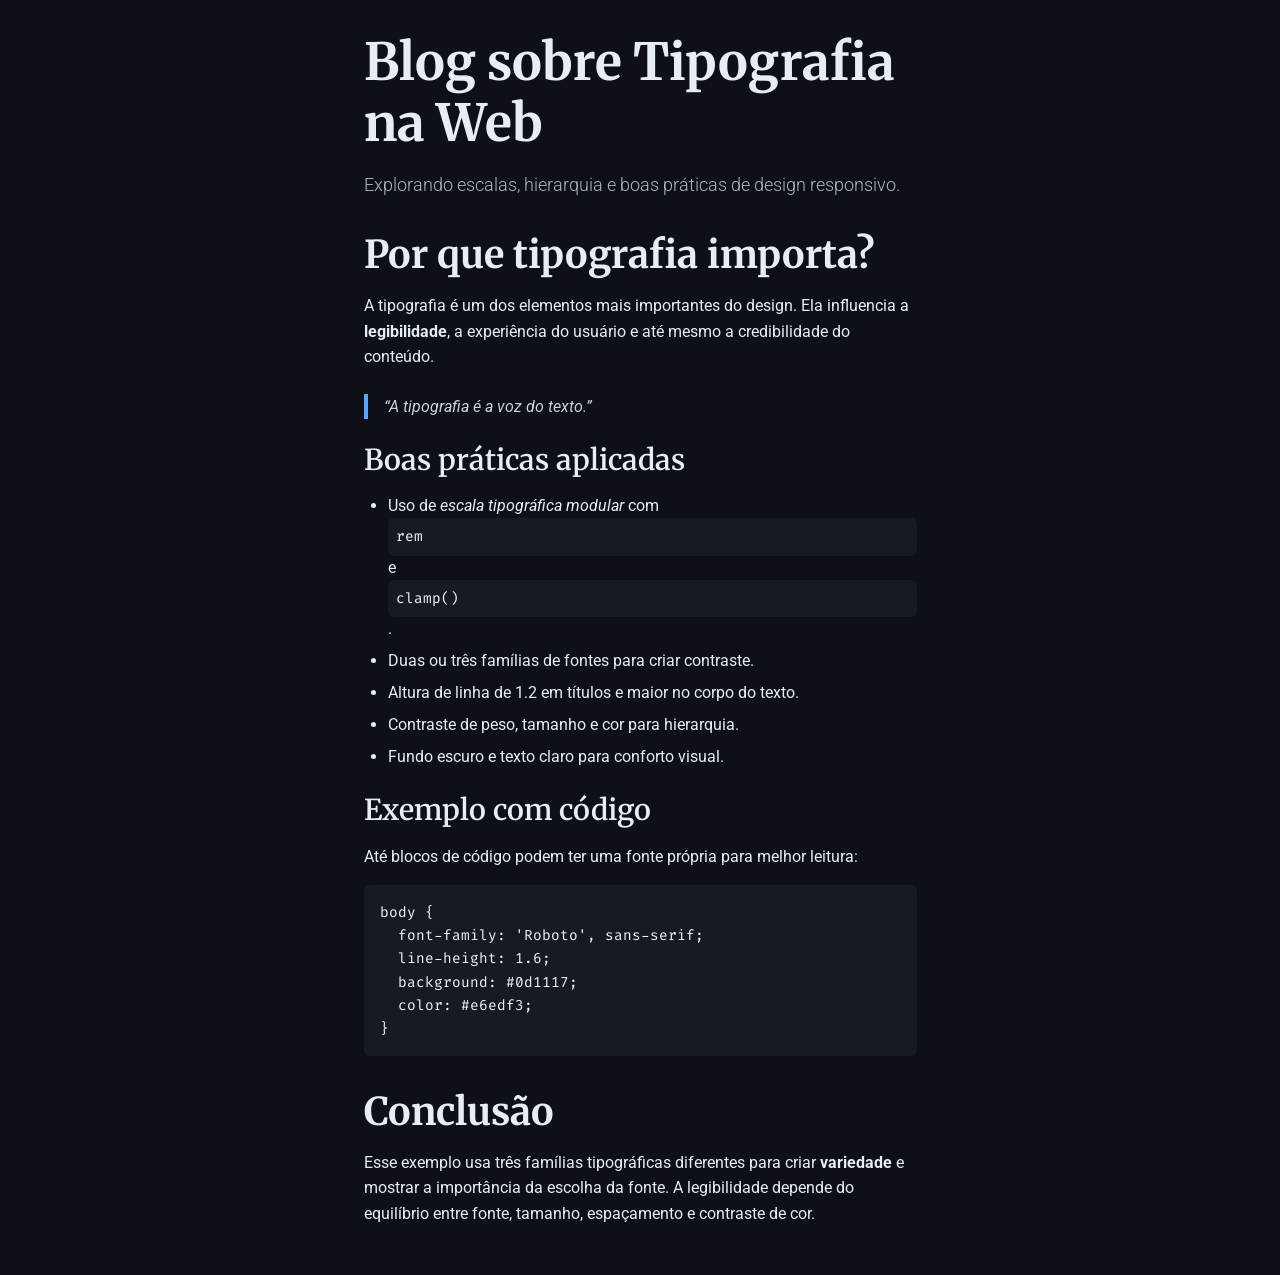
<file: tipografiaExperimento2/index.html>
<!DOCTYPE html>
<html lang="pt-br">

<head>
    <meta charset="UTF-8">
    <meta name="viewport" content="width=device-width, initial-scale=1.0">
    <title>Blog de Tipografia</title>
    <link
        href="https://fonts.googleapis.com/css2?family=Merriweather:wght@700&family=Roboto:wght@300;400;500;700&family=Fira+Code&display=swap"
        rel="stylesheet">
    <link rel="stylesheet" href="style.css">
</head>

<body>
    <header>
        <h1>Blog sobre Tipografia na Web</h1>
        <p class="subtitle">Explorando escalas, hierarquia e boas práticas de design responsivo.</p>
    </header>
        <h2>Por que tipografia importa?</h2>
        <p>
            A tipografia é um dos elementos mais importantes do design. Ela influencia a
            <strong>legibilidade</strong>, a experiência do usuário e até mesmo a credibilidade do conteúdo.
        </p>
        <blockquote>
            “A tipografia é a voz do texto.”
        </blockquote>
        <h3>Boas práticas aplicadas</h3>
        <ul>
            <li>Uso de <em>escala tipográfica modular</em> com <code>rem</code> e <code>clamp()</code>.</li>
            <li>Duas ou três famílias de fontes para criar contraste.</li>
            <li>Altura de linha de 1.2 em títulos e maior no corpo do texto.</li>
            <li>Contraste de peso, tamanho e cor para hierarquia.</li>
            <li>Fundo escuro e texto claro para conforto visual.</li>
        </ul>
        <h3>Exemplo com código</h3>
        <p>Até blocos de código podem ter uma fonte própria para melhor leitura:</p>
        <pre><code>body {
  font-family: 'Roboto', sans-serif;
  line-height: 1.6;
  background: #0d1117;
  color: #e6edf3;
}</code></pre>
        <h2>Conclusão</h2>
        <p>
            Esse exemplo usa três famílias tipográficas diferentes para criar
            <strong>variedade</strong> e mostrar a importância da escolha da fonte.
            A legibilidade depende do equilíbrio entre fonte, tamanho, espaçamento
            e contraste de cor.
        </p>
</body>

</html>
</file>
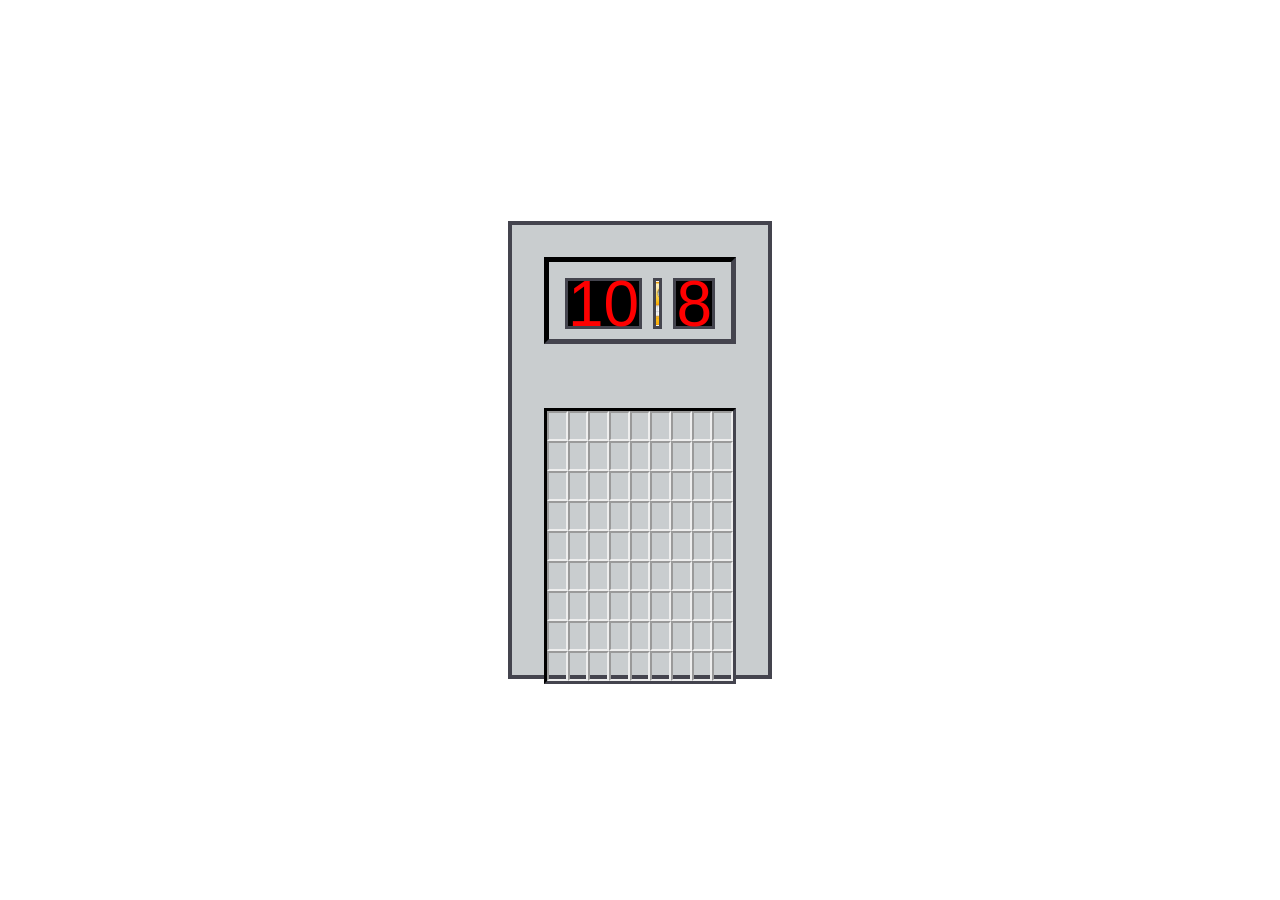
<file: exDisplay/ex1/index.html>
<!DOCTYPE html>
<html lang="en">

<head>
    <meta charset="UTF-8">
    <meta name="viewport" content="width=device-width, initial-scale=1.0">
    <link rel="stylesheet" href="style.css">
    <title>Document</title>
</head>

<body>
    <div class="container">
        <div class="display">
            <div class="left">
                10
            </div>
            <div class="mid">

            </div>
            <div class="right">
                8
            </div>
        </div>
        <div class="casas">
            <div class="blocos"></div>
            <div class="blocos"></div>
            <div class="blocos"></div>
            <div class="blocos"></div>
            <div class="blocos"></div>
            <div class="blocos"></div>
            <div class="blocos"></div>
            <div class="blocos"></div>
            <div class="blocos"></div>
            <div class="blocos"></div>
            <div class="blocos"></div>
            <div class="blocos"></div>
            <div class="blocos"></div>
            <div class="blocos"></div>
            <div class="blocos"></div>
            <div class="blocos"></div>
            <div class="blocos"></div>
            <div class="blocos"></div>
            <div class="blocos"></div>
            <div class="blocos"></div>
            <div class="blocos"></div>
            <div class="blocos"></div>
            <div class="blocos"></div>
            <div class="blocos"></div>
            <div class="blocos"></div>
            <div class="blocos"></div>
            <div class="blocos"></div>
            <div class="blocos"></div>
            <div class="blocos"></div>
            <div class="blocos"></div>
            <div class="blocos"></div>
            <div class="blocos"></div>
            <div class="blocos"></div>
            <div class="blocos"></div>
            <div class="blocos"></div>
            <div class="blocos"></div>
            <div class="blocos"></div>
            <div class="blocos"></div>
            <div class="blocos"></div>
            <div class="blocos"></div>
            <div class="blocos"></div>
            <div class="blocos"></div>
            <div class="blocos"></div>
            <div class="blocos"></div>
            <div class="blocos"></div>
            <div class="blocos"></div>
            <div class="blocos"></div>
            <div class="blocos"></div>
            <div class="blocos"></div>
            <div class="blocos"></div>
            <div class="blocos"></div>
            <div class="blocos"></div>
            <div class="blocos"></div>
            <div class="blocos"></div>
            <div class="blocos"></div>
            <div class="blocos"></div>
            <div class="blocos"></div>
            <div class="blocos"></div>
            <div class="blocos"></div>
            <div class="blocos"></div>
            <div class="blocos"></div>
            <div class="blocos"></div>
            <div class="blocos"></div>
            <div class="blocos"></div>
            <div class="blocos"></div>
            <div class="blocos"></div>
            <div class="blocos"></div>
            <div class="blocos"></div>
            <div class="blocos"></div>
            <div class="blocos"></div>
            <div class="blocos"></div>
            <div class="blocos"></div>
            <div class="blocos"></div>
            <div class="blocos"></div>
            <div class="blocos"></div>
            <div class="blocos"></div>
            <div class="blocos"></div>
            <div class="blocos"></div>
            <div class="blocos"></div>
            <div class="blocos"></div>
            <div class="blocos"></div>
        </div>
    </div>
</body>

</html>
</file>
<file: tipografiaExperimento2/style.css>
* {
    margin: 0;
    padding: 0;
    box-sizing: border-box;
}

body {
    font-family: 'Roboto', sans-serif;
    background-color: #0d1117;
    color: #e6edf3;
    line-height: 1.6;
    max-width: 65ch;
    margin: 0 auto;
    padding: 2rem 1rem;
}

h1,
h2,
h3 {
    font-family: 'Merriweather', serif;
    line-height: 1.2;
    margin-bottom: 1rem;
}

h1 {
    font-size: clamp(2rem, 5vw, 3.2rem);
    font-weight: 700;
}

h2 {
    font-size: clamp(1.6rem, 4vw, 2.4rem);
    font-weight: 700;
    margin-top: 2rem;
}

h3 {
    font-size: clamp(1.3rem, 3vw, 1.8rem);
    font-weight: 600;
    margin-top: 1.5rem;
}

p {
    font-size: 1rem;
    line-height: 1.6;
    margin-bottom: 1rem;
}

.subtitle {
    font-size: 1.1rem;
    font-weight: 300;
    margin-bottom: 2rem;
    color: #adb6c4;
}

.caption {
    font-size: 0.85rem;
    color: #8b949e;
    margin-top: 2rem;
}

blockquote {
    border-left: 4px solid #58a6ff;
    padding-left: 1rem;
    margin: 1.5rem 0;
    font-style: italic;
    color: #c9d1d9;
}

ul {
    margin: 1rem 0 1rem 1.5rem;
    line-height: 1.5;
}

li {
    margin-bottom: 0.5rem;
}

a {
    color: #58a6ff;
    text-decoration: none;
}

a:hover {
    text-decoration: underline;
}

pre,
code {
    font-family: 'Fira Code', monospace;
    background: #161b22;
    padding: 0.5rem;
    border-radius: 6px;
    display: block;
    overflow-x: auto;
    font-size: 0.9rem;
    color: #f0f6fc;
}
</file>
<file: exDisplay/ex1/style.css>
* {
    margin: 0;
    padding: 0;
}

body {
    height: 100vh;
    width: 100vw;
    display: flex;
    justify-content: center;
    align-items: center;
}

.container {
    display: grid;
    grid-template-rows: repeat(2, 2fr);
    background-color: #C9CDCF;
    height: 50vh;
    width: 20vw;
    border: 4px solid #44444E;
}

.display {
    border: 5px inset #44444E;
    height: 5vh;
    display: grid;
    grid-template-columns: repeat(3, 1fr);
    gap: 0.7rem;
    align-items: center;
    margin: 2rem;
    padding: 1rem;
}

.left,
.mid,
.right {
    display: flex;
    background-color: black;
    height: 5vh;
    color: red;
    font-family: Arial, Helvetica, sans-serif;
    justify-content: center;
    align-items: center;
    font-size: 4rem;
    border: 3px solid #44444E;
}

.mid{
    background-image: url([data-uri]);
    background-size: cover;
    background-position: center;
    background-repeat: no-repeat;
}

.casas{
     border: 3px inset #44444E;
     height: 30vh;
     margin: 2rem 2rem 4rem 2rem;
     display: grid;
     grid-template-columns: repeat(9, 1fr);
}

.casas .blocos{
    border:2px inset #EEEEEE;
}
</file>
